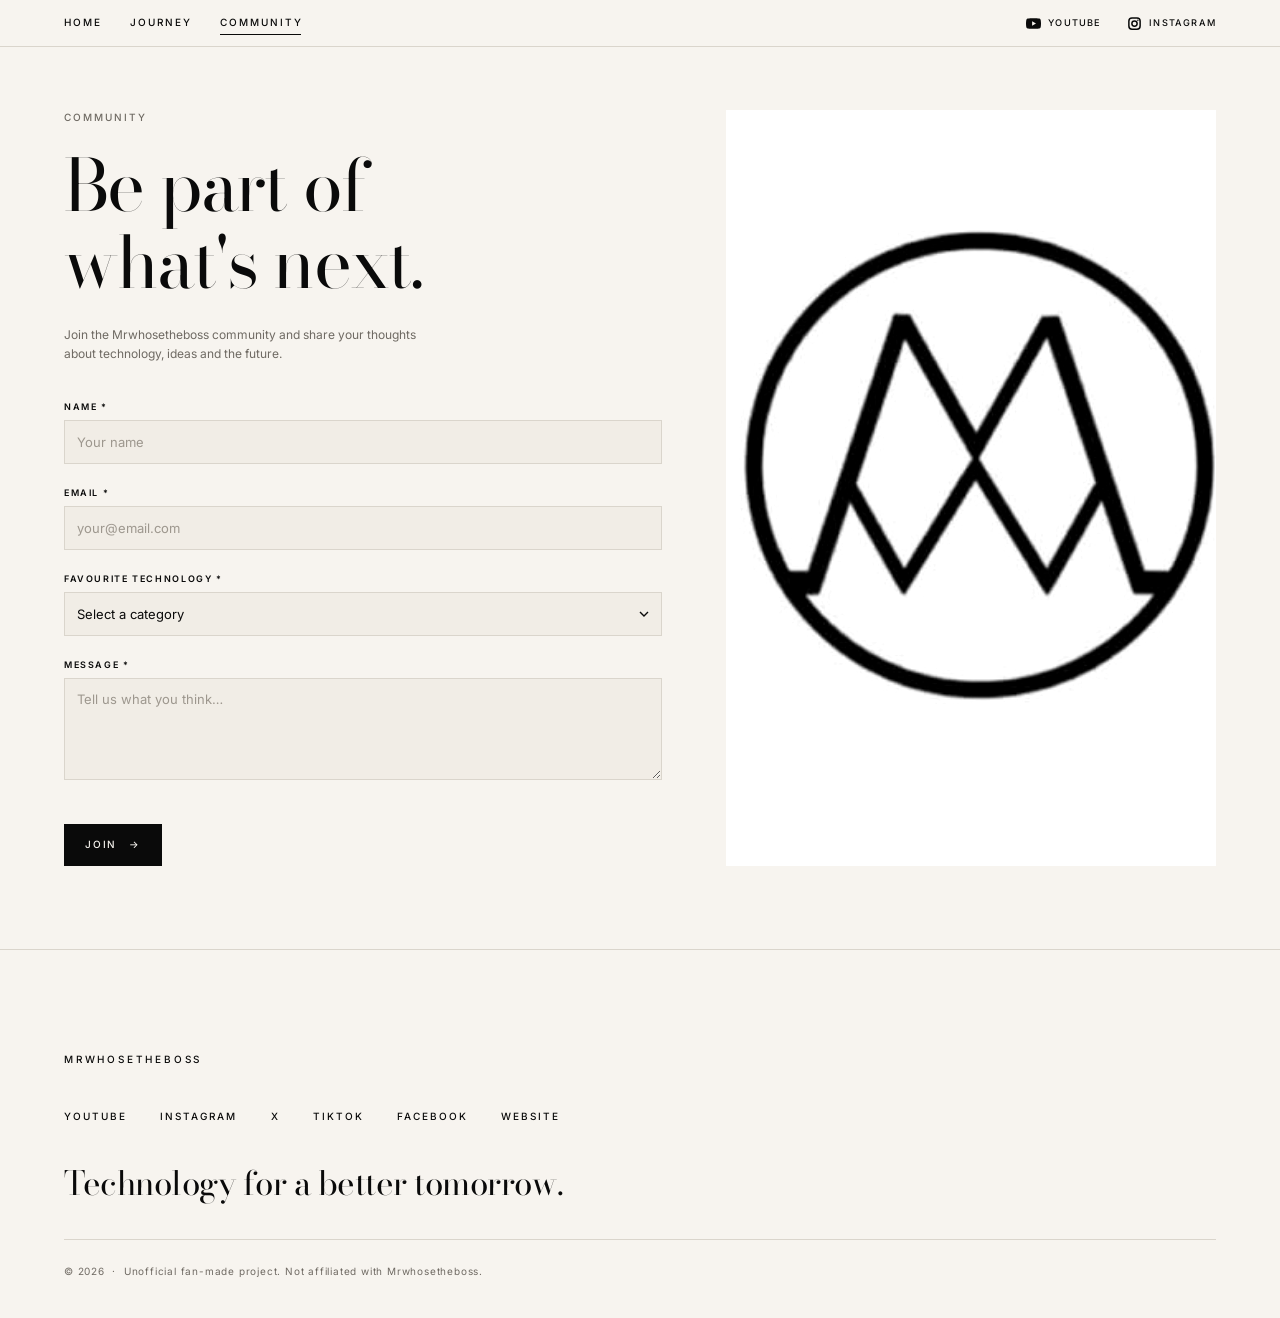
<file: community.html>
<!DOCTYPE html>
<html lang="en">
<head>
  <meta charset="UTF-8">
  <meta name="viewport" content="width=device-width, initial-scale=1">
  <title>Community — MRWHOSETHEBOSS</title>
  <meta name="description" content="Be part of what's next. Unofficial fan/community project inspired by Arun Maini (Mrwhosetheboss).">
  <link rel="preconnect" href="https://fonts.googleapis.com">
  <link rel="preconnect" href="https://fonts.gstatic.com" crossorigin>
  <link rel="stylesheet" href="https://fonts.googleapis.com/css2?family=Bodoni+Moda:ital,opsz,wght@0,6..96,400;0,6..96,500;1,6..96,400&family=Inter:wght@400;500;600&display=swap">
  <link rel="stylesheet" href="css/style.css">
  <script>
    document.documentElement.classList.add('js');
    /* Safety net: if the main script never runs, show the content instead of leaving it hidden. */
    setTimeout(function () { if (!window.__revealReady) document.documentElement.classList.remove('js'); }, 3000);
  </script>
  <script src="js/script.js" defer></script>
</head>
<body>
  <a class="skip" href="#main">Skip to content</a>

  <header class="site-header">
    <div class="wrap header-inner">
      <nav class="nav-links" aria-label="Primary">
        <a class="reveal-up" style="--d:0" href="index.html">Home</a>
        <a class="reveal-up" style="--d:.08" href="index.html#journey">Journey</a>
        <a class="reveal-up" style="--d:.16" href="community.html" aria-current="page">Community</a>
      </nav>
      <div class="header-social reveal-up" style="--d:.2" aria-label="Mrwhosetheboss social links">
        <a class="header-social-link" href="https://www.youtube.com/@Mrwhosetheboss" target="_blank" rel="noopener noreferrer" aria-label="Mrwhosetheboss on YouTube">
          <svg class="social-icon youtube-icon" viewBox="0 0 24 24" aria-hidden="true"><path d="M23.5 6.2a3 3 0 0 0-2.1-2.1C19.5 3.5 12 3.5 12 3.5s-7.5 0-9.4.6A3 3 0 0 0 .5 6.2 31.8 31.8 0 0 0 0 12a31.8 31.8 0 0 0 .5 5.8 3 3 0 0 0 2.1 2.1c1.9.6 9.4.6 9.4.6s7.5 0 9.4-.6a3 3 0 0 0 2.1-2.1A31.8 31.8 0 0 0 24 12a31.8 31.8 0 0 0-.5-5.8Z"/><path class="icon-cutout" d="m9.75 15.5 6.25-3.5-6.25-3.5v7Z"/></svg>
          <span>YouTube</span>
        </a>
        <a class="header-social-link" href="https://www.instagram.com/mrwhosetheboss/" target="_blank" rel="noopener noreferrer" aria-label="Mrwhosetheboss on Instagram">
          <svg class="social-icon instagram-icon" viewBox="0 0 24 24" aria-hidden="true"><rect x="3" y="3" width="18" height="18" rx="5"/><circle cx="12" cy="12" r="4.2"/><circle cx="17.4" cy="6.7" r="1.15" class="icon-dot"/></svg>
          <span>Instagram</span>
        </a>
      </div>
    </div>
  </header>

  <main id="main">
    <section class="wrap c-grid" aria-labelledby="page-title">
      <div class="c-copy">
        <span class="meta reveal-up" style="--d:.25">Community</span>
        <h1 class="display reveal-lines" id="page-title" style="--d:.35"><span class="line" style="--l:0"><span>Be part of</span></span><span class="line" style="--l:1"><span>what's next.</span></span></h1>
        <p class="small reveal-up" style="--d:.7">Join the Mrwhosetheboss community and share your thoughts about technology, ideas and the future.</p>

        <div class="reveal-up" style="--d:.85">
          <form class="form" id="join-form" novalidate aria-label="Join the community">
            <div class="field">
              <label for="name">Name *</label>
              <input id="name" name="name" type="text" autocomplete="name" placeholder="Your name" required aria-required="true" aria-describedby="name-error">
              <p class="error" id="name-error" aria-live="polite"></p>
            </div>
            <div class="field">
              <label for="email">Email *</label>
              <input id="email" name="email" type="email" autocomplete="email" placeholder="your@email.com" required aria-required="true" aria-describedby="email-error">
              <p class="error" id="email-error" aria-live="polite"></p>
            </div>
            <div class="field">
              <label for="category">Favourite technology *</label>
              <select id="category" name="category" required aria-required="true" aria-describedby="category-error">
                <option value="">Select a category</option>
                <option>Smartphones</option><option>AI</option><option>Computers</option><option>Cameras</option><option>Gaming</option><option>Future Technology</option><option>Other</option>
              </select>
              <p class="error" id="category-error" aria-live="polite"></p>
            </div>
            <div class="field">
              <label for="message">Message *</label>
              <textarea id="message" name="message" rows="4" placeholder="Tell us what you think…" required aria-required="true" aria-describedby="message-error"></textarea>
              <p class="error" id="message-error" aria-live="polite"></p>
            </div>
            <p class="error" id="form-error" role="alert"></p>
            <button class="btn" type="submit"><span class="spinner" aria-hidden="true"></span><span class="label">JOIN</span> <span class="arr" aria-hidden="true">→</span></button>
          </form>

          <div class="success" id="success" tabindex="-1" role="status" aria-live="polite" hidden>
            <span class="check" aria-hidden="true"><svg viewBox="0 0 24 24"><path d="M5 12.5l5 5L19 7"/></svg></span>
            <h2>You're in.</h2>
            <p class="small">Thanks for joining the Mrwhosetheboss community.</p>
            <a class="more" href="index.html">Back to home <span class="arr" aria-hidden="true">→</span></a>
          </div>
        </div>
      </div>

      <figure class="c-image reveal-hero" style="--d:.5">
        <div class="img-box" data-fallback="dark" data-label="Add images/Hero.jpg"><img src="images/Hero.jpg" alt="Arun Maini seen from behind, looking out over a landscape" loading="lazy" width="900" height="1400"></div>
      </figure>
    </section>
  </main>

  <footer class="site-footer rule">
    <div class="wrap">
      <div class="foot reveal-stagger">
        <a class="foot-brand" href="index.html">Mrwhosetheboss</a>
        <ul class="social" aria-label="Mrwhosetheboss on the web">
          <li><a href="https://www.youtube.com/@Mrwhosetheboss" target="_blank" rel="noopener noreferrer" aria-label="Mrwhosetheboss on YouTube (opens in a new tab)">YouTube</a></li>
          <li><a href="https://www.instagram.com/mrwhosetheboss/" target="_blank" rel="noopener noreferrer" aria-label="Mrwhosetheboss on Instagram (opens in a new tab)">Instagram</a></li>
          <li><a href="https://x.com/Mrwhosetheboss" target="_blank" rel="noopener noreferrer" aria-label="Mrwhosetheboss on X (opens in a new tab)">X</a></li>
          <li><a href="https://www.tiktok.com/@mrwhosetheboss" target="_blank" rel="noopener noreferrer" aria-label="Mrwhosetheboss on TikTok (opens in a new tab)">TikTok</a></li>
          <li><a href="https://www.facebook.com/mrwhosetheboss/" target="_blank" rel="noopener noreferrer" aria-label="Mrwhosetheboss on Facebook (opens in a new tab)">Facebook</a></li>
          <li><a href="https://www.mrwhosetheboss.com/" target="_blank" rel="noopener noreferrer" aria-label="Mrwhosetheboss official website (opens in a new tab)">Website</a></li>
        </ul>
        <p class="foot-tag">Technology for a better tomorrow.</p>
        <p class="legal">© 2026 &nbsp;·&nbsp; Unofficial fan-made project. Not affiliated with Mrwhosetheboss.</p>
      </div>
    </div>
  </footer>
</body>
</html>
</file>
<file: css/style.css>
/* ===== Tokens ===== */
:root{
  --bg:#F7F4EF;--text:#0A0A0A;--muted:#6F6A63;--border:#DAD5CC;--field:#F1EDE6;
  --accent:#0A0A0A;--error:#B3342C;
  --max-width:1400px;--header-h:46px;--ease:cubic-bezier(.22,.7,.2,1);
  --sans:"Inter","Helvetica Neue",Arial,system-ui,-apple-system,sans-serif;
  --serif:"Bodoni Moda","Didot","Bodoni 72","Playfair Display",Georgia,"Times New Roman",serif;
}
*,*::before,*::after{box-sizing:border-box;margin:0;padding:0}
html{scroll-behavior:smooth;scroll-padding-top:calc(var(--header-h) + 12px);-webkit-text-size-adjust:100%}
body{background:var(--bg);color:var(--text);font-family:var(--sans);font-size:.875rem;line-height:1.55;overflow-x:hidden;-webkit-font-smoothing:antialiased}
body.leaving{opacity:0;transition:opacity .15s ease}
[hidden]{display:none!important}
img{display:block;max-width:100%}
a{color:inherit;text-decoration:none}
ul,ol{list-style:none}
button{font:inherit;color:inherit;background:none;border:0;cursor:pointer}
:focus-visible{outline:1px solid var(--text);outline-offset:4px}
.skip{position:absolute;left:-999px;top:8px;background:var(--text);color:var(--bg);padding:8px 14px;z-index:300}
.skip:focus{left:8px}
.wrap{width:min(90%,var(--max-width));margin-inline:auto}
.rule{border-top:1px solid var(--border)}
.section{padding-block:clamp(52px,6.5vw,104px)}
.band-section{padding-bottom:clamp(52px,6.5vw,104px)}

/* ===== Type ===== */
.meta{font-family:var(--sans);font-size:.625rem;letter-spacing:.2em;text-transform:uppercase;font-weight:500;color:var(--muted)}
.display,.sec-title,.band h2,.creator h2,.cta h2,.success h2,.srow h3,.vcard h3,.jitem b,.foot-tag{font-family:var(--serif);font-weight:400;font-optical-sizing:auto}
.display{letter-spacing:-.025em;line-height:1;font-size:clamp(2.7rem,6.4vw,6.5rem)}
.sec-title{font-size:clamp(2.1rem,4.6vw,4.25rem);letter-spacing:-.02em;line-height:1.04;margin-top:10px}
.small{font-size:.75rem;color:var(--muted);line-height:1.65}
.more{display:inline-flex;align-items:center;gap:8px;font-size:.625rem;letter-spacing:.18em;text-transform:uppercase;font-weight:500;transition:opacity .25s}
.more .arr{display:inline-block;transition:transform .3s var(--ease)}
.more:hover{opacity:.55}
.more:hover .arr{transform:translateX(4px)}

/* ===== Header (minimal, top-left) ===== */
.site-header{position:fixed;inset:0 0 auto 0;z-index:100;background:var(--bg);border-bottom:1px solid var(--border)}
.site-header .wrap{height:var(--header-h);display:flex;align-items:center}
.header-inner{justify-content:space-between;gap:24px}
.nav-links{display:flex;gap:clamp(18px,2.2vw,32px)}
.nav-links a{position:relative;font-size:.625rem;letter-spacing:.2em;text-transform:uppercase;font-weight:500;padding-block:6px}
.nav-links a::after{content:"";position:absolute;left:0;right:.2em;bottom:2px;height:1px;background:var(--text);transform:scaleX(0);transform-origin:left;transition:transform .35s var(--ease)}
.nav-links a:hover::after,.nav-links a[aria-current="page"]::after{transform:scaleX(1)}

.header-social{display:flex;align-items:center;gap:clamp(14px,2vw,26px);margin-left:auto}
.header-social-link{display:inline-flex;align-items:center;gap:7px;font-size:.575rem;letter-spacing:.13em;text-transform:uppercase;font-weight:500;white-space:nowrap;transition:opacity .25s ease,transform .35s var(--ease)}
.header-social-link:hover,.header-social-link:focus-visible{opacity:.55;transform:translateY(-1px)}
.social-icon{width:15px;height:15px;display:block;flex:none;fill:none;stroke:currentColor;stroke-width:1.5}
.youtube-icon{fill:currentColor;stroke:none}
.youtube-icon .icon-cutout{fill:var(--bg)}
.instagram-icon rect,.instagram-icon circle{vector-effect:non-scaling-stroke}
.instagram-icon .icon-dot{fill:currentColor;stroke:none}

/* ===== Buttons ===== */
.btn{display:inline-flex;align-items:center;justify-content:center;gap:12px;padding:12px 20px;background:var(--text);color:var(--bg);border:1px solid var(--text);font-size:.625rem;letter-spacing:.18em;text-transform:uppercase;font-weight:500;transition:background .25s ease,color .25s ease}
.btn .arr{display:inline-block;transition:transform .3s var(--ease)}
.btn:hover,.btn:focus-visible{background:transparent;color:var(--text)}
.btn:hover .arr{transform:translateX(3px)}
.btn[disabled]{opacity:.7;pointer-events:none}

/* ===== Images ===== */
.img-box{position:relative;overflow:hidden;background:#E6E1D9}
.img-box img{width:100%;height:100%;object-fit:cover;object-position:center;transition:scale .8s var(--ease)}
.img-box.missing{background:#E6E1D9;outline:1px solid var(--border);outline-offset:-1px}
.img-box.missing img{opacity:0}
.img-box.missing::after{content:attr(data-label);position:absolute;left:0;bottom:0;padding:12px 14px;font-size:.6rem;letter-spacing:.18em;text-transform:uppercase;font-weight:500;color:#7a756d}
.img-box.missing[data-fallback="dark"]{background:
  url("data:image/svg+xml,%3Csvg xmlns='http://www.w3.org/2000/svg' viewBox='0 0 1200 400' preserveAspectRatio='none'%3E%3Cpath d='M0 400V250l150-95 130 75 190-160 150 125 130-85 210 160 240-100v230z' fill='%23252525'/%3E%3Cpath d='M0 400V320l210-85 140 60 200-115 170 105 210-75 270 135v75z' fill='%23141414'/%3E%3C/svg%3E") bottom/100% 62% no-repeat,#3b3b3a}
.img-box.missing[data-fallback="dark"]::after{color:#b0b0ac}

/* ===== Hero ===== */
.hero{padding-top:calc(var(--header-h) + clamp(32px,5vw,80px));padding-bottom:clamp(40px,5.5vw,88px)}
.hero-grid{display:grid;grid-template-columns:40% 60%;align-items:stretch}
.hero-copy{position:relative;z-index:2;display:flex;flex-direction:column;justify-content:space-between;gap:36px}
.hero-copy .meta{letter-spacing:.22em}
.hero-copy .display{margin-bottom:clamp(20px,2.2vw,32px)}
.hero-copy p.small{max-width:34ch;font-size:.8125rem;margin-bottom:24px}
.hero-media{aspect-ratio:3/2;position:relative;-webkit-mask-image:linear-gradient(90deg,transparent 0,#000 38%);mask-image:linear-gradient(90deg,transparent 0,#000 38%)}
.hero-media .img-box{position:absolute;inset:0}
.hero-media img{filter:grayscale(1) contrast(1.03)}

/* ===== Section heads ===== */
.head-row{display:flex;justify-content:space-between;align-items:flex-end;gap:20px;margin-bottom:clamp(24px,3vw,44px)}

/* ===== Featured videos ===== */
.vgrid{display:grid;grid-template-columns:repeat(3,1fr);gap:clamp(14px,1.8vw,28px)}
.vcard{display:block}
.thumb{aspect-ratio:1.9/1;background:#161616}
.tri{position:absolute;left:12px;bottom:12px;z-index:2;border-left:8px solid #fff;border-block:5px solid transparent;pointer-events:none}
.play{position:absolute;left:50%;top:50%;z-index:2;width:52px;height:52px;margin:-26px 0 0 -26px;border:1px solid #fff;border-radius:50%;background:rgba(8,8,8,.5);display:grid;place-items:center;opacity:0;transform:scale(.9);transition:opacity .3s ease,transform .3s var(--ease);pointer-events:none}
.play::before{content:"";margin-left:3px;border-left:13px solid #fff;border-block:8px solid transparent}
.vcard:hover .thumb:not(.missing) img,.vcard:focus-visible .thumb:not(.missing) img,.srow:hover .img-box:not(.missing) img{scale:1.03}
.vcard:hover .play,.vcard:focus-visible .play{opacity:1;transform:none}
.vcard .meta{display:block;margin:14px 0 6px}
.vcard h3{font-size:clamp(1.2rem,1.7vw,1.5rem);letter-spacing:-.01em;line-height:1.2}
.vcard .small{font-size:.6875rem;margin-top:6px}

/* ===== Journey ===== */
.journey-section{padding-block:clamp(42px,5.5vw,86px)}
.journey-stage{position:relative;min-height:clamp(520px,46vw,700px);overflow:hidden;background:#1d1b18;color:#fff}
.journey-bg{position:absolute;inset:0;z-index:0;opacity:1!important;clip-path:none!important}
.journey-bg .img-box{position:absolute;inset:0;background:#1d1b18}
.journey-bg img{width:100%;height:100%;object-fit:cover;object-position:center;filter:grayscale(.2) contrast(1.04) brightness(.72);transform:scale(1.04);transition:transform 1.8s var(--ease),filter .8s ease}
.js .journey-bg{opacity:0!important;transition:opacity 1.1s var(--ease)}
.js .journey-bg.in{opacity:1!important}
.js .journey-bg.in img{transform:scale(1);filter:grayscale(.2) contrast(1.04) brightness(.72)}
.journey-overlay{position:absolute;inset:0;z-index:1;background:linear-gradient(90deg,rgba(8,8,8,.78) 0%,rgba(8,8,8,.55) 46%,rgba(8,8,8,.3) 100%)}
.journey-content{position:relative;z-index:2;min-height:inherit;display:flex;flex-direction:column;justify-content:space-between;padding:clamp(30px,4.2vw,60px)}
.journey-content .head-row{margin-bottom:clamp(42px,7vw,88px)}
.journey-content .meta{color:rgba(255,255,255,.72)}
.journey-content .sec-title{color:#fff}
.jlist{display:grid;grid-template-columns:repeat(5,1fr);gap:clamp(12px,1.8vw,26px)}
.jitem{border-top:1px solid rgba(255,255,255,.42);padding-top:16px}
.jitem b{display:block;color:#fff;font-size:clamp(1.55rem,2.4vw,2.3rem);line-height:1;letter-spacing:-.01em;margin-bottom:10px}
.jitem span{display:block;font-size:.75rem;color:rgba(255,255,255,.76);max-width:22ch;line-height:1.55}
.journey-caption{margin-top:clamp(24px,3vw,36px);color:rgba(255,255,255,.55)!important}

/* ===== Technology stories ===== */
.srow{display:grid;grid-template-columns:42% 1fr;gap:4%;align-items:center;padding-block:clamp(18px,2vw,28px);border-top:1px solid var(--border)}
.srow:last-child{border-bottom:1px solid var(--border)}
.srow .img-box{aspect-ratio:3.6/1}
.srow h3{font-size:clamp(1.5rem,2.4vw,2.2rem);letter-spacing:-.015em;line-height:1.1;margin:8px 0 10px}
.srow p{max-width:42ch;margin-bottom:16px}

/* ===== Cinematic band ===== */
.band{position:relative;height:clamp(260px,23vw,360px);overflow:hidden;background:#1f1f1e;color:#fff}
.band .img-box{position:absolute;inset:0;background:#1f1f1e}
.band .img-box img{position:absolute;left:0;top:-10%;height:120%;filter:brightness(.78)}
.band-text{position:relative;z-index:2;height:100%;display:flex;flex-direction:column;justify-content:center;padding:0 clamp(20px,3.5vw,52px);max-width:640px}
.band .meta{color:#cfcac2;margin-bottom:8px}
.band h2{font-size:clamp(2rem,4vw,3.5rem);letter-spacing:-.02em;line-height:1.05;margin-bottom:10px}
.band p:not(.meta){font-size:.75rem;color:#e0dcd5;max-width:36ch}

/* ===== Creator ===== */
.creator{display:grid;grid-template-columns:39% 1fr;gap:4%;align-items:center}
.creator .img-box{aspect-ratio:2.9/1}
.creator .meta{display:block}
.creator h2{font-size:clamp(2rem,4vw,3.4rem);letter-spacing:-.02em;line-height:1.05;margin:8px 0 14px}
.creator p.small{max-width:44ch;margin-bottom:16px}

/* ===== CTA ===== */
.cta{display:flex;justify-content:space-between;align-items:center;gap:24px;padding-block:clamp(40px,5vw,72px)}
.cta h2{font-size:clamp(2rem,4.4vw,3.8rem);letter-spacing:-.02em;line-height:1.05;margin-bottom:10px}

/* ===== Footer ===== */
.site-footer{padding-block:clamp(56px,8vw,120px) clamp(28px,3vw,44px)}
.foot{display:flex;flex-direction:column;gap:clamp(22px,3vw,36px)}
.foot-brand{align-self:flex-start;font-size:.625rem;letter-spacing:.28em;text-transform:uppercase;font-weight:500}
.social{display:flex;flex-wrap:wrap;gap:12px clamp(18px,2.6vw,40px)}
.social a{position:relative;display:inline-block;font-size:.625rem;letter-spacing:.2em;text-transform:uppercase;font-weight:500;padding-block:4px}
.social a::after{content:"";position:absolute;left:0;right:.2em;bottom:1px;height:1px;background:var(--text);transform:scaleX(0);transform-origin:left;transition:transform .35s var(--ease)}
.social a:hover::after,.social a:focus-visible::after{transform:scaleX(1)}
.foot-tag{font-size:clamp(1.4rem,2.6vw,2.4rem);letter-spacing:-.015em;line-height:1.15}
.legal{font-size:.625rem;letter-spacing:.08em;color:var(--muted);padding-top:clamp(14px,2vw,24px);border-top:1px solid var(--border)}

/* ===== Community ===== */
.c-grid{display:grid;grid-template-columns:minmax(0,1.1fr) minmax(0,.9fr);gap:clamp(28px,5vw,80px);align-items:stretch;padding-top:calc(var(--header-h) + clamp(32px,5vw,72px));padding-bottom:clamp(52px,6.5vw,104px)}
.c-copy{max-width:640px}
.c-copy .meta{display:block;margin-bottom:clamp(16px,2vw,24px)}
.c-copy .display{font-size:clamp(2.6rem,5.6vw,5.6rem);margin-bottom:clamp(18px,2.2vw,26px)}
.c-copy>p{max-width:46ch;margin-bottom:clamp(24px,3vw,36px)}
.c-image{position:relative;min-height:420px}
.c-image .img-box{position:absolute;inset:0}
.c-image img{filter:grayscale(1) contrast(1.03)}
.form{display:grid;gap:16px}
.field{display:grid;gap:6px}
.field label{font-size:.5625rem;letter-spacing:.18em;text-transform:uppercase;font-weight:600}
.field input,.field select,.field textarea{width:100%;font:inherit;font-size:.8125rem;color:var(--text);background:var(--field);border:1px solid var(--border);border-radius:0;padding:11px 12px;transition:border-color .25s,background .25s;appearance:none;-webkit-appearance:none}
.field textarea{resize:vertical;min-height:96px;line-height:1.5}
.field select{cursor:pointer;background:var(--field) url("data:image/svg+xml,%3Csvg xmlns='http://www.w3.org/2000/svg' width='10' height='6' fill='none' stroke='%230A0A0A' stroke-width='1.4'%3E%3Cpath d='m1 1 4 4 4-4'/%3E%3C/svg%3E") no-repeat right 12px center}
.field input::placeholder,.field textarea::placeholder{color:#9d978e}
.field input:focus,.field select:focus,.field textarea:focus{outline:0;border-color:var(--text);background-color:#fff}
.field.invalid input,.field.invalid select,.field.invalid textarea{border-color:var(--error)}
.error{display:flex;align-items:center;gap:6px;min-height:0;font-size:.6875rem;color:var(--error)}
.error:not(:empty)::before{content:"!";flex:none;width:12px;height:12px;border:1px solid var(--error);border-radius:50%;display:grid;place-items:center;font-size:.55rem;font-weight:700;line-height:1}
.form .btn{justify-self:start;margin-top:6px}
.spinner{display:none;width:10px;height:10px;border:1.5px solid currentColor;border-right-color:transparent;border-radius:50%;animation:spin .7s linear infinite}
.btn.loading .spinner{display:inline-block}
.btn.loading .arr{display:none}
@keyframes spin{to{transform:rotate(360deg)}}
.success{padding:clamp(28px,4vw,48px) 0;max-width:520px;animation:rise .7s var(--ease) both}
.success:focus{outline:0}
.check{display:inline-grid;place-items:center;width:34px;height:34px;border:1px solid var(--text);border-radius:50%;margin-bottom:18px}
.check svg{width:16px;height:16px;stroke:var(--text);stroke-width:2;fill:none;stroke-dasharray:24;stroke-dashoffset:24;animation:draw .6s .2s var(--ease) forwards}
.success h2{font-size:clamp(2rem,3.6vw,3rem);letter-spacing:-.02em;line-height:1.05;margin-bottom:10px}
.success p{margin-bottom:18px}
@keyframes draw{to{stroke-dashoffset:0}}
@keyframes rise{from{opacity:0;transform:translateY(12px)}to{opacity:1;transform:none}}

/* =====================================================================
   SCROLL ANIMATION SYSTEM  (driven by IntersectionObserver in js/script.js)
   .reveal          fade
   .reveal-up       fade + 25px rise
   .reveal-lines    headline: each .line slides up out of a mask
   .reveal-image    clip + fade + gentle scale-down on the <img>
   .reveal-hero     hero image: fade + 1.03 → 1
   .reveal-stagger  children appear one after another (JS sets --i)
   Optional: style="--d:.2" adds a delay in seconds.
   ===================================================================== */
.js .reveal,.js .reveal-up,.js .reveal-hero,.js .reveal-stagger>*{opacity:0}
.js .reveal{transition:opacity .8s var(--ease) calc(var(--d,0)*1s)}
.js .reveal-up,.js .reveal-stagger>*{transform:translateY(25px);transition:opacity .8s var(--ease) calc(var(--d,0)*1s),transform .9s var(--ease) calc(var(--d,0)*1s)}
.js .reveal-stagger>*{transition-delay:calc(var(--i,0)*.12s);--d:0}
.js .reveal.in,.js .reveal-up.in,.js .reveal-hero.in,.js .reveal-stagger.in>*{opacity:1}
.js .reveal-up.in,.js .reveal-stagger.in>*{transform:none}

/* headline line reveal */
.js .reveal-lines .line{display:block;overflow:hidden;padding-block:.08em .12em;margin-block:-.08em -.12em}
.js .reveal-lines .line>span{display:block;transform:translateY(105%);transition:transform .95s var(--ease) calc(var(--d,0)*1s + var(--l,0)*.12s)}
.js .reveal-lines.in .line>span{transform:none}

/* images */
.js .reveal-image{opacity:0;clip-path:inset(0 0 12% 0);transition:opacity .9s var(--ease) calc(var(--d,0)*1s),clip-path 1.1s var(--ease) calc(var(--d,0)*1s)}
.js .reveal-image.in{opacity:1;clip-path:inset(0)}
.js .reveal-image img{transform:scale(1.06);transition:transform 1.6s var(--ease) calc(var(--d,0)*1s),scale .8s var(--ease)}
.js .reveal-image.in img{transform:none}
.js .reveal-hero{transition:opacity 1.1s var(--ease) calc(var(--d,0)*1s)}
.js .reveal-hero img{transform:scale(1.03);transition:transform 1.8s var(--ease) calc(var(--d,0)*1s),scale .8s var(--ease)}
.js .reveal-hero.in img{transform:none}
.js .reveal-stagger img{transform:scale(1.05);transition:transform 1.5s var(--ease) calc(var(--i,0)*.12s),scale .8s var(--ease)}
.js .reveal-stagger.in img{transform:none}

/* cinematic band: slow fade + scale, very subtle parallax (JS sets --py) */
.js .band.reveal-image{clip-path:none;transition:opacity 1.6s ease}
.js .band.reveal-image .img-box img{transform:translate3d(0,var(--py,0px),0);scale:1.08;transition:scale 2.4s var(--ease)}
.js .band.reveal-image.in .img-box img{scale:1}

/* ===== Responsive ===== */
@media (max-width:1024px){
  .jlist{gap:14px}
  .jitem span{font-size:.6875rem}
  .journey-content{padding:32px}
}
@media (max-width:900px){
  .hero-grid{grid-template-columns:1fr}
  .hero-copy{gap:20px}
  .hero-copy .display{margin-bottom:16px}
  .hero-media{aspect-ratio:4/3;margin-top:28px;-webkit-mask-image:linear-gradient(180deg,transparent 0,#000 30%);mask-image:linear-gradient(180deg,transparent 0,#000 30%)}
  .c-grid{grid-template-columns:1fr}
  .c-image{display:none}
}
@media (max-width:768px){
  .vgrid{grid-template-columns:1fr;gap:30px}
  .header-social-link span{display:none}
  .header-social{gap:12px}
  .social-icon{width:16px;height:16px}
  .journey-stage{min-height:680px}
  .journey-content{padding:28px 22px}
  .journey-overlay{background:linear-gradient(180deg,rgba(8,8,8,.72) 0%,rgba(8,8,8,.54) 48%,rgba(8,8,8,.76) 100%)}
  .jlist{grid-template-columns:1fr;gap:0}
  .jitem{display:grid;grid-template-columns:84px 1fr;gap:12px;align-items:baseline;padding-block:16px}
  .jitem b{margin:0}
  .jitem span{max-width:none}
  .srow{grid-template-columns:1fr;gap:14px}
  .srow .img-box{aspect-ratio:16/9}
  .band{height:300px}
  .creator{grid-template-columns:1fr;gap:18px}
  .creator .img-box{aspect-ratio:3/2}
  .cta{flex-direction:column;align-items:flex-start}
  .cta .btn,.form .btn{width:100%}
}
@media (max-width:480px){
  :root{--header-h:42px}
  .header-inner{gap:12px}
  .nav-links{gap:14px}
  .nav-links a{font-size:.535rem;letter-spacing:.13em}
  .display{font-size:clamp(2.6rem,14vw,3.6rem)}
  .social{gap:10px 18px}
  .header-social{gap:10px}
  .social-icon{width:15px;height:15px}
  .journey-stage{min-height:720px}
  .journey-content{padding:24px 18px}
}

/* ===== Reduced motion ===== */
@media (prefers-reduced-motion:reduce){
  html{scroll-behavior:auto}
  *,*::before,*::after{animation-duration:.01ms!important;animation-iteration-count:1!important;transition-duration:.01ms!important;transition-delay:0s!important}
  .js .reveal,.js .reveal-up,.js .reveal-hero,.js .reveal-image,.js .reveal-stagger>*{opacity:1!important;transform:none!important;clip-path:none!important}
  .js .reveal-lines .line>span,.js .reveal-image img,.js .reveal-hero img,.js .reveal-stagger img,.js .band.reveal-image .img-box img{transform:none!important;scale:1!important}
  .vcard:hover .thumb img{scale:1!important}
}
</file>
